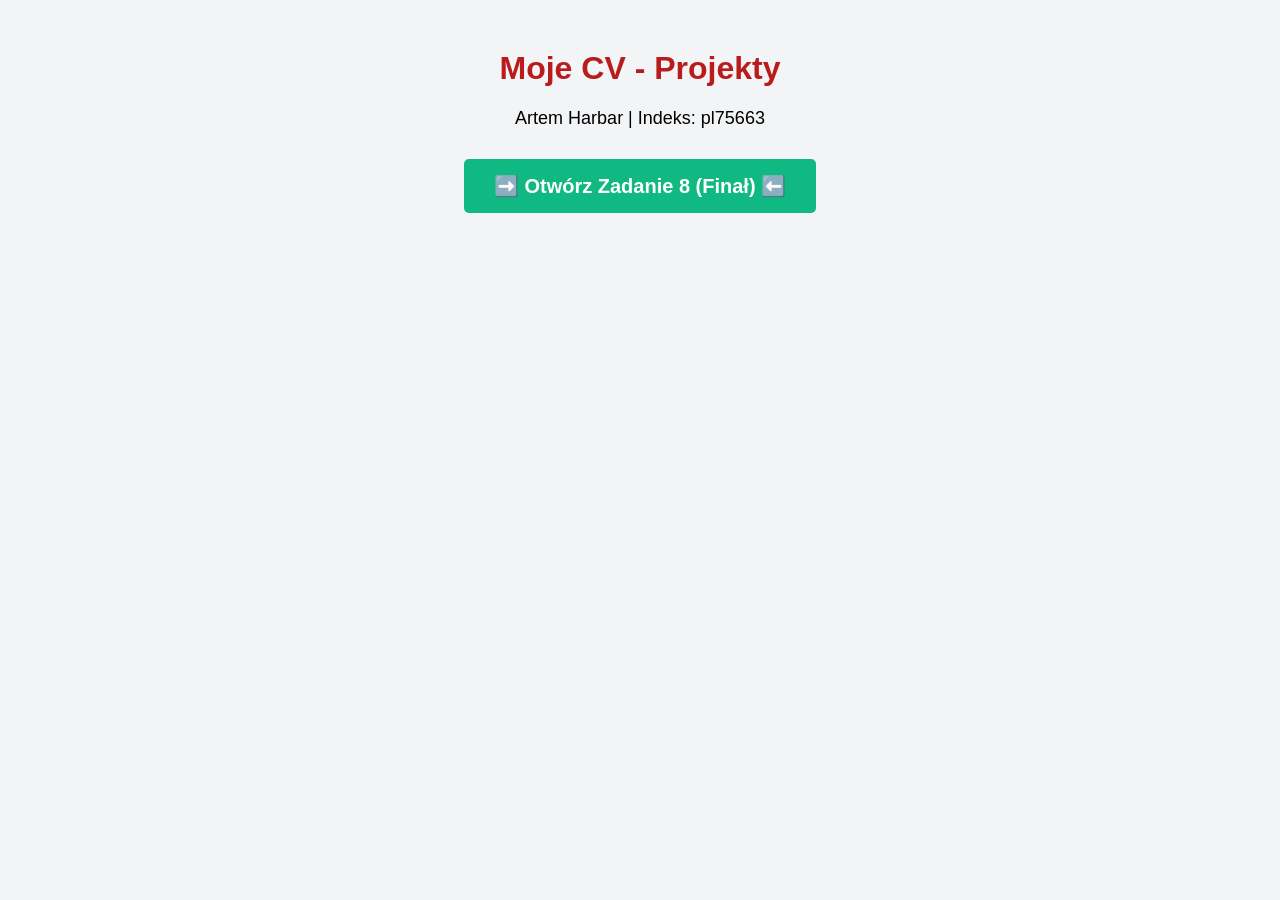
<file: index.html>
<!DOCTYPE html>
<html lang="pl">
<head>
    <meta charset="UTF-8">
    <meta name="viewport" content="width=device-width, initial-scale=1.0">
    <title>Portfolio - Artem Harbar</title>
</head>
<body style="text-align: center; font-family: Arial, sans-serif; margin-top: 50px; background-color: #f3f4f6;">
    
    <h1 style="color: #b91c1c;">Moje CV - Projekty</h1>
    <p style="font-size: 18px;">Artem Harbar | Indeks: pl75663</p>
    
    <div style="margin-top: 30px;">
        <a href="zad8/" style="display: inline-block; padding: 15px 30px; background-color: #10b981; color: white; text-decoration: none; font-weight: bold; border-radius: 5px; font-size: 20px;">
            ➡️ Otwórz Zadanie 8 (Finał) ⬅️
        </a>
    </div>

</body>
</html>
</file>
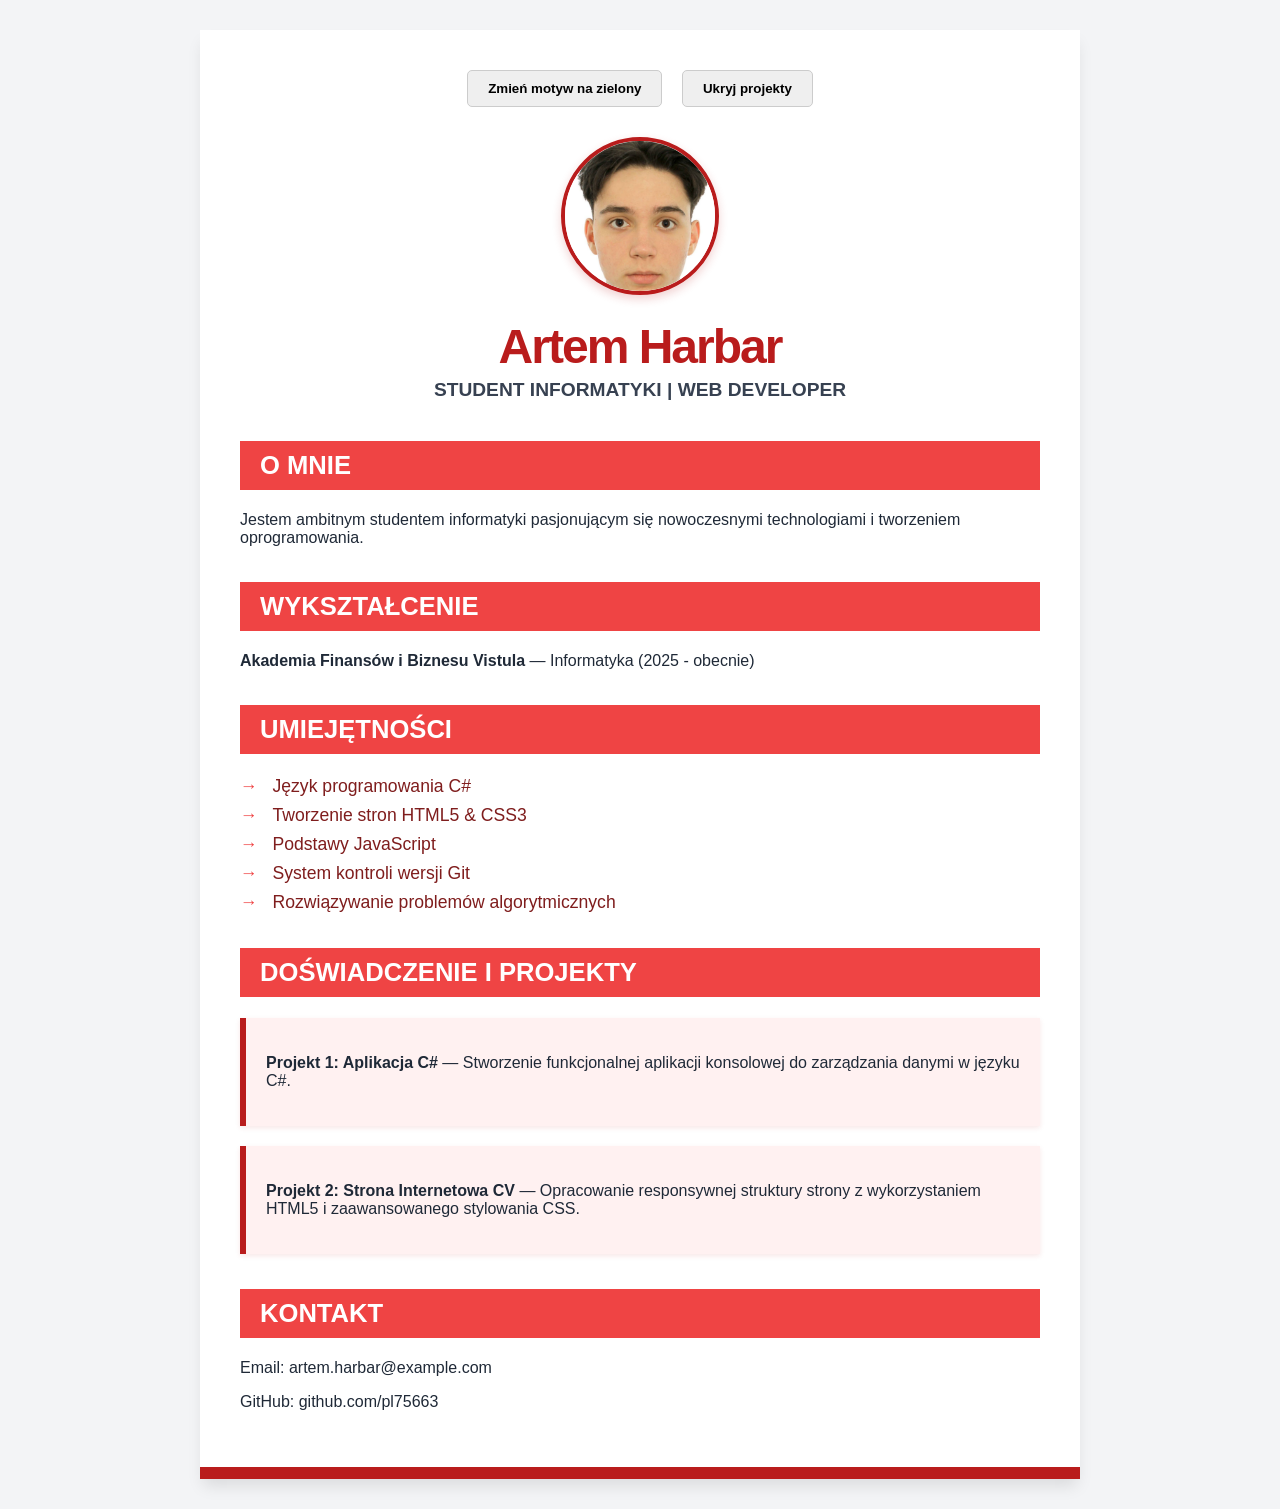
<file: zad4/index.html>
<!DOCTYPE html>
<html lang="pl">
<head>
    <meta charset="UTF-8">
    <meta name="viewport" content="width=device-width, initial-scale=1.0">
    <title>CV - Artem Harbar</title>
    <link id="theme-style" rel="stylesheet" href="red.css">
</head>
<body>

    <main class="cv-container">
        
        <div style="text-align: center; margin-bottom: 30px;">
            <button id="theme-toggle-btn" style="padding: 10px 20px; cursor: pointer; margin-right: 15px; font-weight: bold; border-radius: 5px; border: 1px solid #ccc;">Zmień motyw na zielony</button>
            <button id="section-toggle-btn" style="padding: 10px 20px; cursor: pointer; font-weight: bold; border-radius: 5px; border: 1px solid #ccc;">Ukryj projekty</button>
        </div>

        <header>
            <div class="photo-container">
                <img src="photo.jpg" alt="Zdjęcie profilowe" class="profile-photo">
            </div>
            <h1>Artem Harbar</h1>
            <p class="position">Student Informatyki | Web Developer</p>
        </header>

        <section>
            <h2>O mnie</h2>
            <p>Jestem ambitnym studentem informatyki pasjonującym się nowoczesnymi technologiami i tworzeniem oprogramowania.</p>
        </section>

        <section>
            <h2>Wykształcenie</h2>
            <p><strong>Akademia Finansów i Biznesu Vistula</strong> — Informatyka (2025 - obecnie)</p>
        </section>

        <section>
            <h2>Umiejętności</h2>
            <ul class="skills">
                <li>Język programowania C#</li>
                <li>Tworzenie stron HTML5 & CSS3</li>
                <li>Podstawy JavaScript</li>
                <li>System kontroli wersji Git</li>
                <li>Rozwiązywanie problemów algorytmicznych</li>
            </ul>
        </section>

        <section id="projects-section">
            <h2>Doświadczenie i Projekty</h2>
            <div class="project">
                <p><strong>Projekt 1: Aplikacja C#</strong> — Stworzenie funkcjonalnej aplikacji konsolowej do zarządzania danymi w języku C#.</p>
            </div>
            <div class="project">
                <p><strong>Projekt 2: Strona Internetowa CV</strong> — Opracowanie responsywnej struktury strony z wykorzystaniem HTML5 i zaawansowanego stylowania CSS.</p>
            </div>
        </section>

        <section>
            <h2>Kontakt</h2>
            <p>Email: artem.harbar@example.com</p>
            <p>GitHub: github.com/pl75663</p>
        </section>
    </main>

    <script src="script.js"></script>
</body>
</html>
</file>
<file: zad4/red.css>
body {
    font-family: 'Verdana', sans-serif;
    background-color: #f3f4f6;
    color: #1f2937;
    margin: 0;
    padding: 30px;
}

.cv-container {
    max-width: 800px;
    margin: 0 auto;
    background-color: #ffffff;
    padding: 40px;
    border-bottom: 12px solid #b91c1c;
    border-radius: 0;
    box-shadow: 0 10px 15px -3px rgba(0, 0, 0, 0.1);
}

header {
    text-align: center;
    margin-bottom: 40px;
}

.photo-container {
    margin-bottom: 20px;
}

.profile-photo {
    width: 150px;
    height: 150px;
    object-fit: cover;
    border: 4px solid #b91c1c;
    border-radius: 50%;
    box-shadow: 0 4px 10px rgba(185, 28, 28, 0.2);
}

h1 {
    color: #b91c1c;
    font-size: 3em;
    margin: 0;
    font-weight: 900;
    letter-spacing: -2px;
    margin-top: 10px;
}

.position {
    font-size: 1.2em;
    color: #374151;
    font-weight: bold;
    text-transform: uppercase;
    margin-top: 5px;
}

h2 {
    color: #ffffff;
    background-color: #ef4444;
    font-size: 1.6em;
    padding: 10px 20px;
    margin-top: 35px;
    border-radius: 0;
    font-weight: bold;
    text-transform: uppercase;
}

ul {
    list-style-type: none;
    padding-left: 0;
}

li {
    margin-bottom: 8px;
    font-size: 1.1em;
    color: #7f1d1d;
}

li::before {
    content: "→ ";
    color: #ef4444;
    font-weight: bold;
    margin-right: 10px;
}

.project {
    margin-bottom: 20px;
    padding: 20px;
    background-color: #fff1f1;
    border-left: 6px solid #b91c1c;
    box-shadow: 0 2px 5px rgba(185, 28, 28, 0.1);
}
</file>
